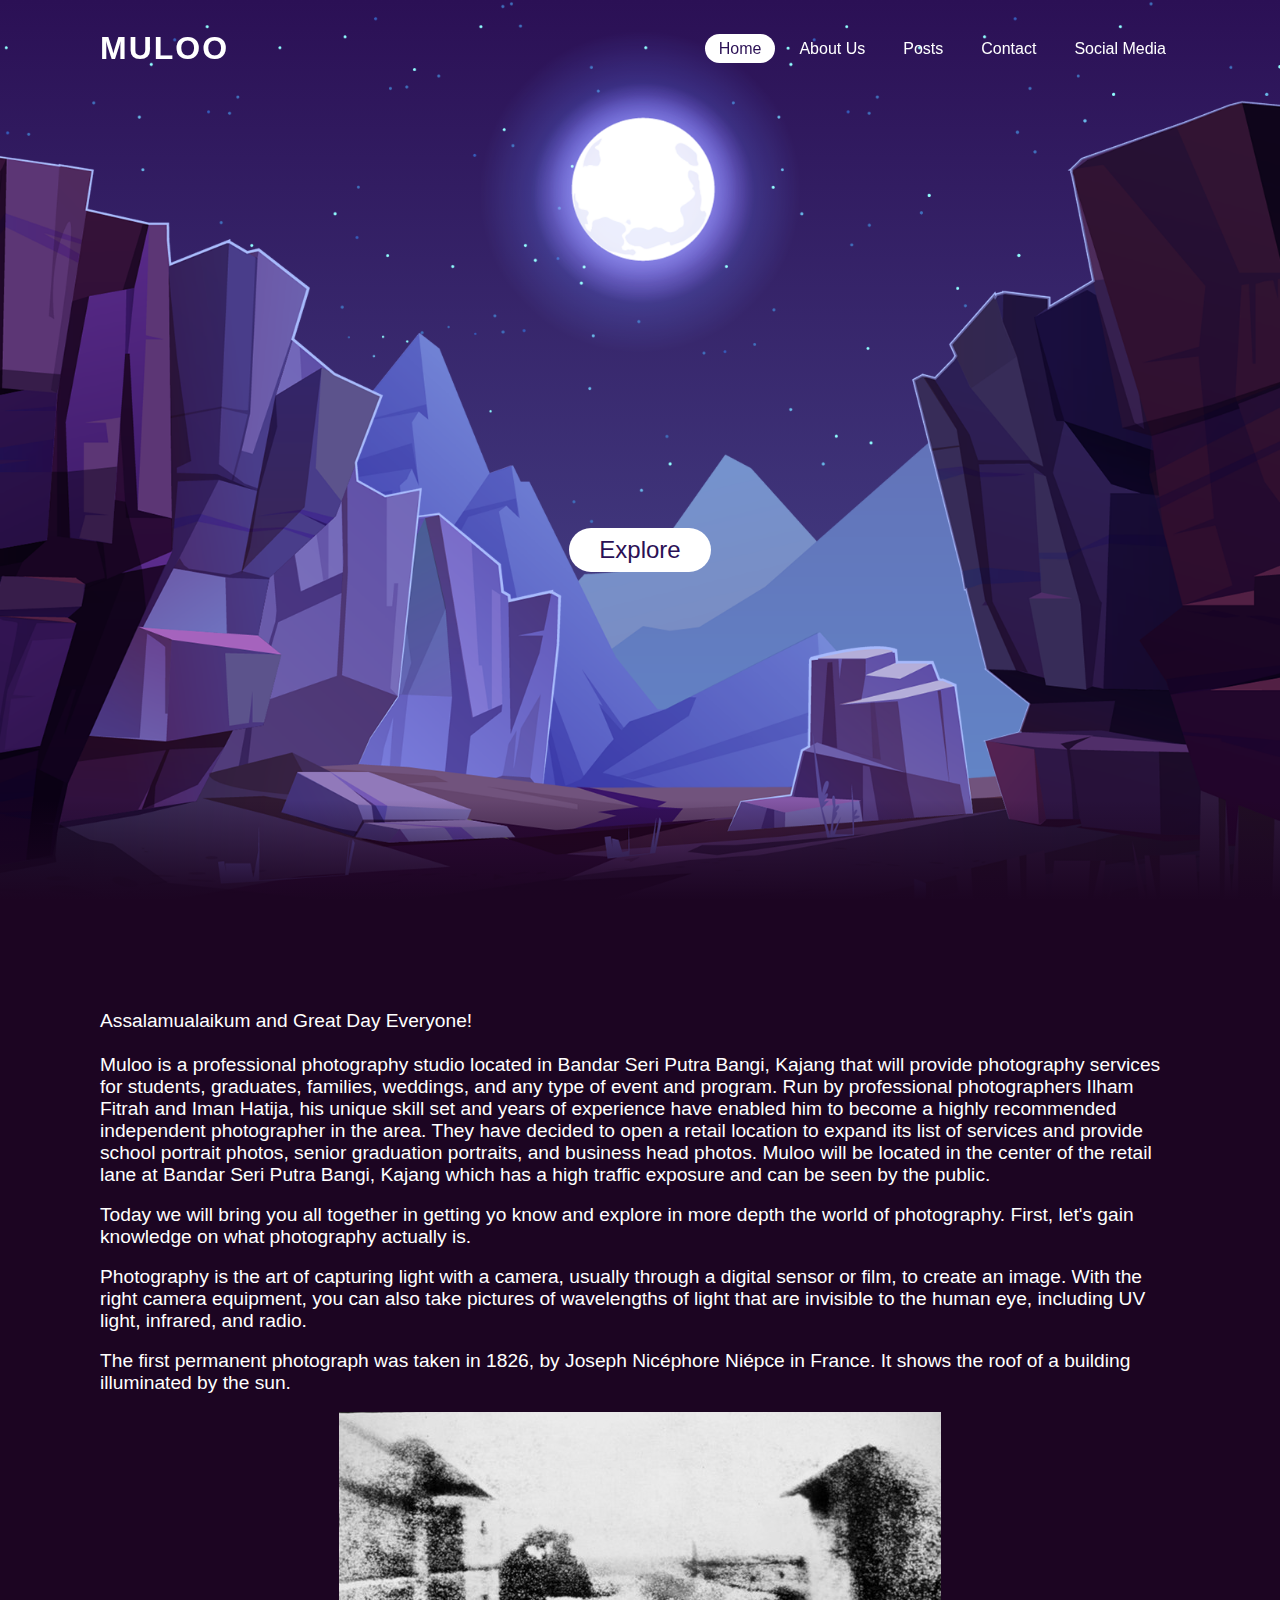
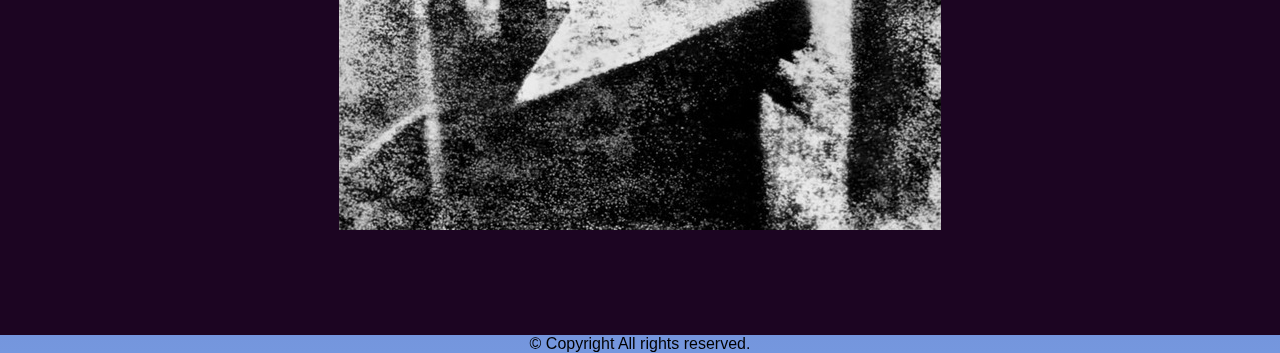
<file: index.html>
<!DOCTYPE html>
<html>
<head>
    <meta name="viewport" content="with=device-width, initial-scale=1.0">
    <title>Home | Muloo</title>
    <link rel="stylesheet" href="css/style.css">
</head>
<body>
    <header>
        <a href="index.html" class="logo" target="_blank">Muloo</a>
        <ul>
            <li><a href="index.html" class="active">Home</a></li>
            <li><a href="about.html">About Us</a></li>
            <li><a href="posts.html">Posts</a></li>
            <li><a href="contact.html">Contact</a></li>
            <li><a href="social.html">Social Media</a></li>
        </ul>
    </header>
    <section>
        <img src="images/stars.png" id="stars">
        <img src="images/moon.png" id="moon">
        <img src="images/mountains_behind.png" id="mountains_behind">
        <h2 id="text">MULOO</h2>
        <a href="#sec" id="btn">Explore</a>
        <img src="images/mountains_front.png" id="mountains_front">
    </section>
    <div class="sec" id="sec">
        <h2></h2>
        <p>Assalamualaikum and Great Day Everyone!<br><br>

            <p>Muloo is a professional photography studio located in Bandar Seri Putra Bangi, Kajang that will provide photography services for students, graduates, families, weddings, and any type of event and program. Run by professional photographers Ilham Fitrah and Iman Hatija, his unique skill set and years of experience have enabled him to become a highly recommended independent photographer in the area. They have decided to open a retail location to expand its list of services and provide school portrait photos, senior graduation portraits, and business head photos. Muloo will be located in the center of the retail lane at Bandar Seri Putra Bangi, Kajang which has a high traffic exposure and can be seen by the public.
            </p>
        
            <br><p>Today we will bring you all together in getting yo know and explore in more depth the world
                of photography. First, let's gain knowledge on what photography actually is.
            </p>

            <br><p>Photography is the art of capturing light with a camera, usually through a digital sensor or film,
                to create an image. With the right camera equipment, you can also take pictures of wavelengths of light
                that are invisible to the human eye, including UV light, infrared, and radio.
            </p>

        <br><p>The first permanent photograph was taken in 1826, by Joseph Nicéphore Niépce in France. 
            It shows the roof of a building illuminated by the sun.</p>
        </p>
        <div style="text-align: center;">
        <br><p>
            <img src="images/index-01.jpeg">
        </p>
    </div>
        </div>

    <script>
        let stars = document.getElementById('stars');
        let moon = document.getElementById('moon');
        let mountains_behind = document.getElementById('mountains_behind');
        let text = document.getElementById('text');
        let btn = document.getElementById('btn');
        let mountains_front = document.getElementById('mountains_front');
        let header = document.querySelector('header')

        window.addEventListener('scroll', function(){
            let value = window.scrollY;
            stars.style.left = value * 0.25 + 'px';
            moon.style.top = value * 1.05 + 'px';
            mountains_behind.style.top = value * 0.5 + 'px';
            mountains_front.style.top = value * 0 + 'px';
            text.style.marginRight = value * 4 + 'px';
            text.style.marginTop = value * 1.5 + 'px';
            btn.style.marginTop = value * 1.5 + 'px';
            header.style.top = value * 0.5 + 'px';
        })
    </script>

    <p style=text-align:center class="copyright"> &copy; Copyright All rights reserved.</p>
</body>
</html>
</file>
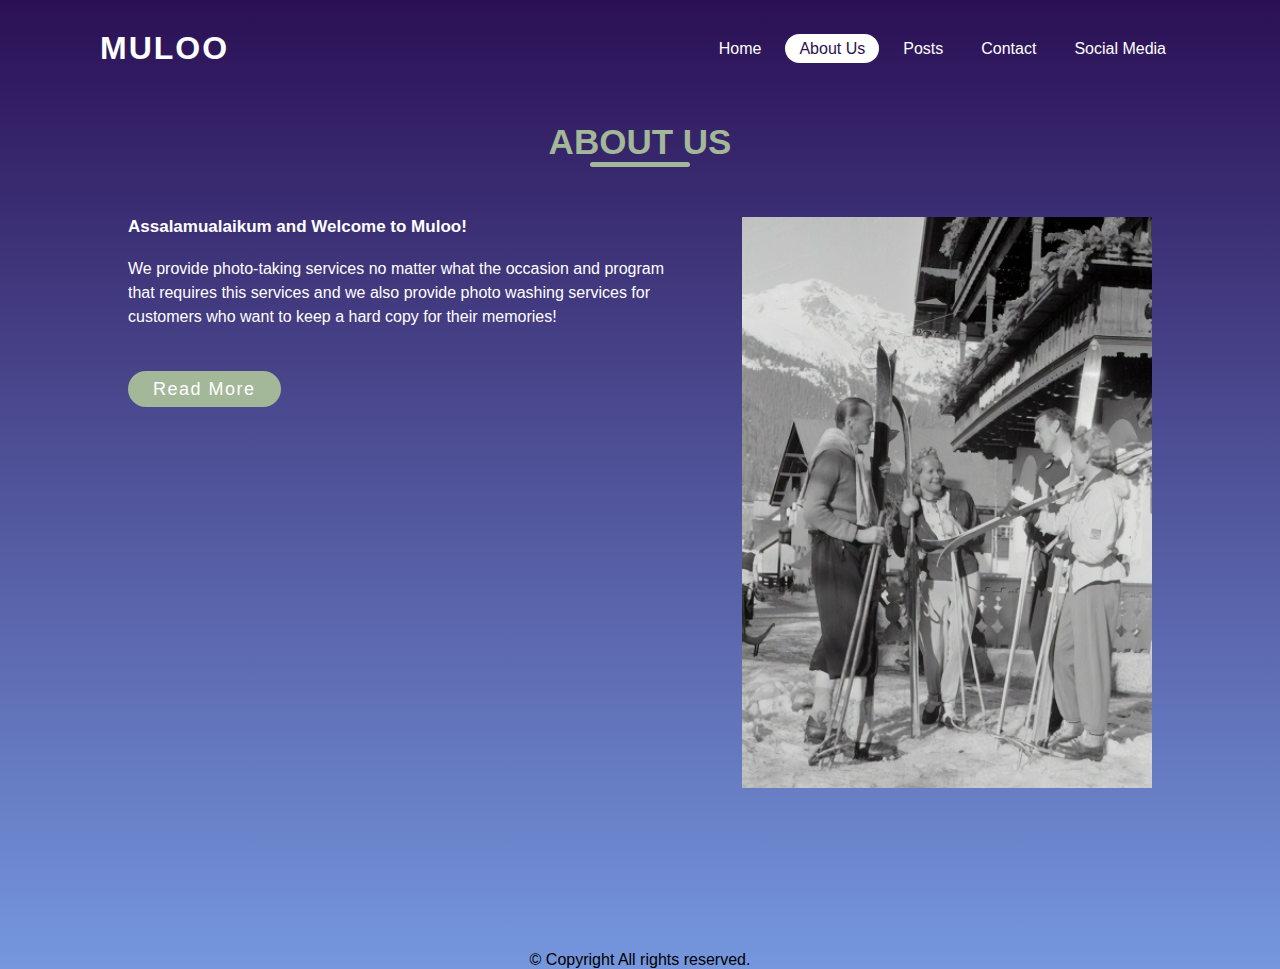
<file: about.html>
<!DOCTYPE html>
<html>
<head>
    <meta name="viewport" content="with=device-width, initial-scale=1.0">
    <title>About Us | Muloo</title>
    <link rel="stylesheet" href="https://pro.fontawesome.com/releases/v5.10.0/css/all.css" integrity="sha384-AYmEC3Yw5cVb3ZcuHtOA93w35dYTsvhLPVnYs9eStHfGJvOvKxVfELGroGkvsg+p" crossorigin="anonymous"/>
    <link rel="stylesheet" href="css/style.css">
    <link rel="stylesheet" href="css/03style.css">
</head>
<body>
    <header>
        <a href="index.html" class="logo" target="_blank">Muloo</a>
        <ul>
            <li><a href="index.html">Home</a></li>
            <li><a href="about.html" class="active">About Us</a></li>
            <li><a href="posts.html">Posts</a></li>
            <li><a href="contact.html">Contact</a></li>
            <li><a href="social.html">Social Media</a></li>
        </ul>
    </header>

    <div class="section">
        <div class="container">
            <div class="title">
                <br><br><br><br><h1>About Us</h1>
            </div>
            <div class="content">
                <div class="article">
                    <h3>Assalamualaikum and Welcome to Muloo!</h3>
                    <p>
                        We provide photo-taking services no matter what the occasion and program that requires this services
                        and we also provide photo washing services for customers who want to keep a hard copy for their memories!
                    </p>
                    <div class="button">
                        <a href="extended.html">Read More</a>
                    </div>
                </div>
            </div>
            <div class="image-section">
                <img src="images/unsplash-01.jpg">
            </div>
        </div>
    </div>
    <br><br><br><br><br><br><br><br><br><br><br><br><br><br><br><br><br><br><br><br><br><br><br><br><br><br><br><br>
    <br><br><br><br><br><br><br><br><br><br>
    <p style=text-align:center class="copyright"> &copy; Copyright All rights reserved.</p>
</body>
</html>
</file>
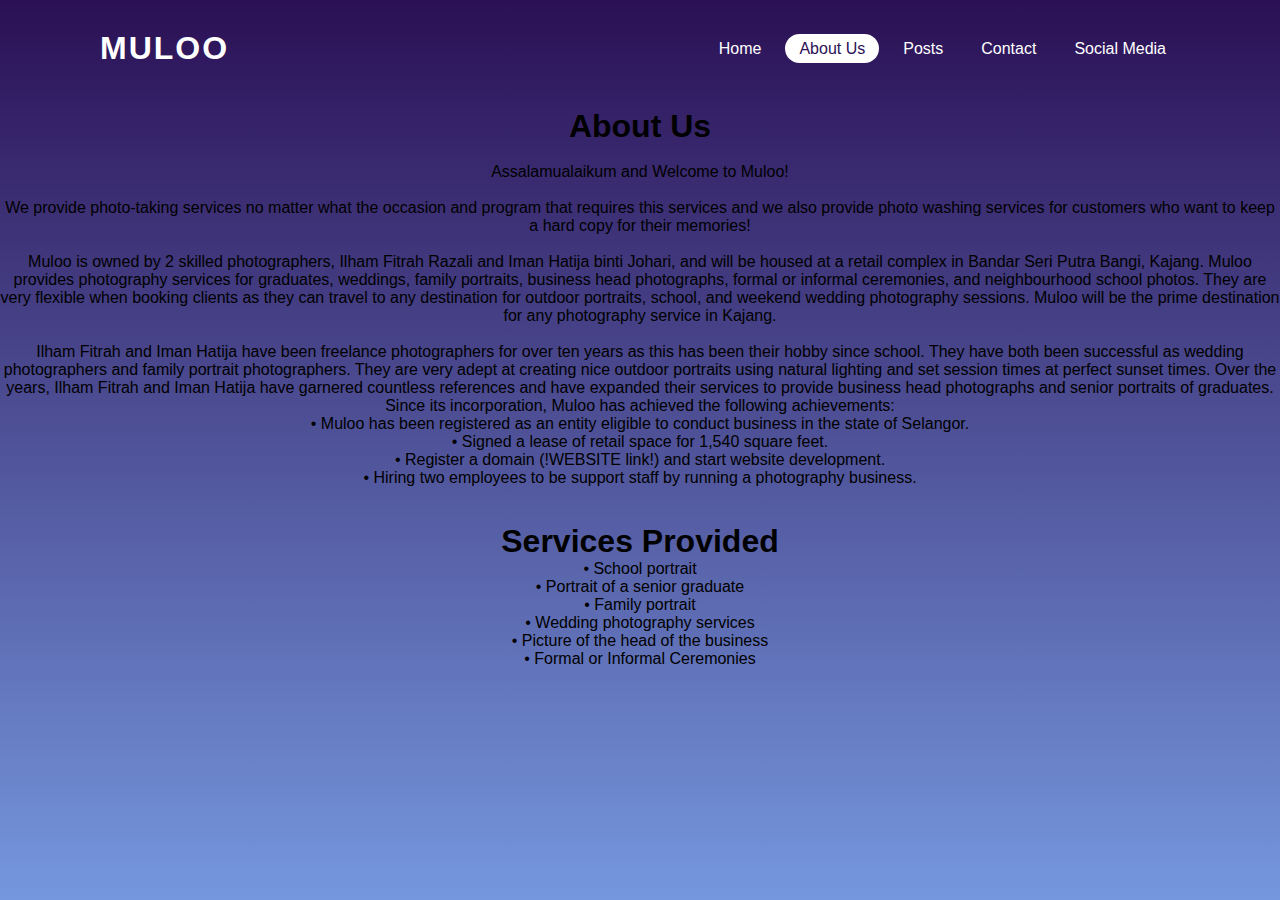
<file: extended.html>
<!DOCTYPE html>
<html>
<head>
    <meta name="viewport" content="with=device-width, initial-scale=1.0">
    <title>About Us | Muloo</title>
    <link rel="stylesheet" href="https://pro.fontawesome.com/releases/v5.10.0/css/all.css" integrity="sha384-AYmEC3Yw5cVb3ZcuHtOA93w35dYTsvhLPVnYs9eStHfGJvOvKxVfELGroGkvsg+p" crossorigin="anonymous"/>
    <link rel="stylesheet" href="css/style.css">
</head>
<body>
    <header>
        <a href="index.html" class="logo" target="_blank">Muloo</a>
        <ul>
            <li><a href="index.html">Home</a></li>
            <li><a href="about.html" class="active">About Us</a></li>
            <li><a href="posts.html">Posts</a></li>
            <li><a href="contact.html">Contact</a></li>
            <li><a href="social.html">Social Media</a></li>
        </ul>
    </header>

    <div style="text-align: center;">
	<br><br><br><br><br><br><h1>About Us</h1>
	<br><p>Assalamualaikum and Welcome to Muloo!</p>
	<br><p>We provide photo-taking services no matter what the occasion and program that requires this services
		and we also provide photo washing services for customers who want to keep a hard copy for their memories!</p>
	<br><p>Muloo is owned by 2 skilled photographers, Ilham Fitrah Razali and Iman Hatija binti Johari, and will be housed at a retail complex in Bandar Seri Putra Bangi, Kajang. Muloo provides photography services for graduates, weddings, family portraits, business head photographs, formal or informal ceremonies, and neighbourhood school photos. They are very flexible when booking clients as they can travel to any destination for outdoor portraits, school, and weekend wedding photography sessions. Muloo will be the prime destination for any photography service in Kajang.</p>
	<br><p>Ilham Fitrah and Iman Hatija have been freelance photographers for over ten years as this has been their hobby since school. They have both been successful as wedding photographers and family portrait photographers. They are very adept at creating nice outdoor portraits using natural lighting and set session times at perfect sunset times. Over the years, Ilham Fitrah and Iman Hatija have garnered countless references and have expanded their services to provide business head photographs and senior portraits of graduates. Since its incorporation, Muloo has achieved the following achievements:</p>
	<p>
		<ol>
			<li>•	Muloo has been registered as an entity eligible to conduct business in the state of Selangor.</li>
			<li>•	Signed a lease of retail space for 1,540 square feet.</li>
			<li>•	Register a domain (!WEBSITE link!) and start website development.</li>
			<li>•	Hiring two employees to be support staff by running a photography business.</li>
		</ol>
	</p>

	<br><br><h1>Services Provided</h1>
	<p>
		<ol>
			<li>•	School portrait</li>
			<li>•	Portrait of a senior graduate</li>
			<li>•	Family portrait</li>
			<li>•	Wedding photography services</li>
			<li>•	Picture of the head of the business</li>
			<li>•	Formal or Informal Ceremonies</li>
		</ol>
	</p>
	</div>
    </body>
    </html>
</file>
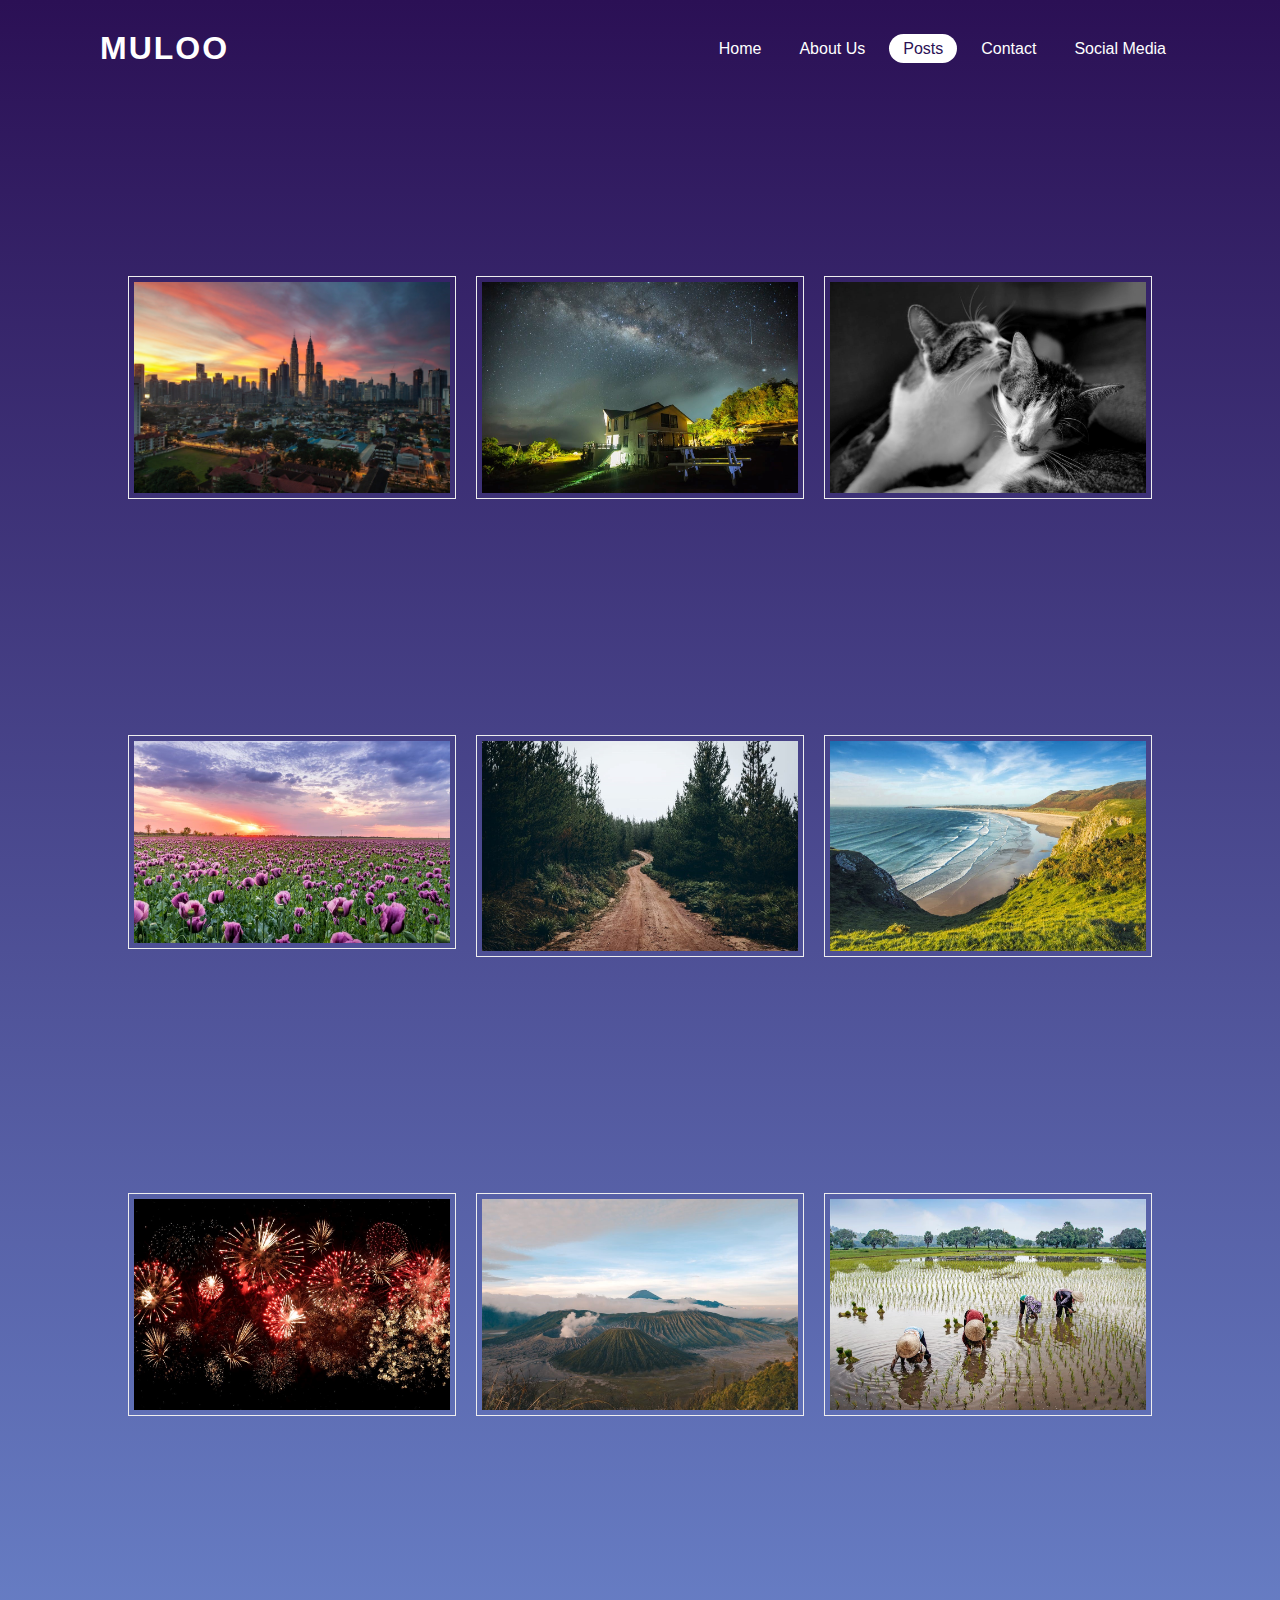
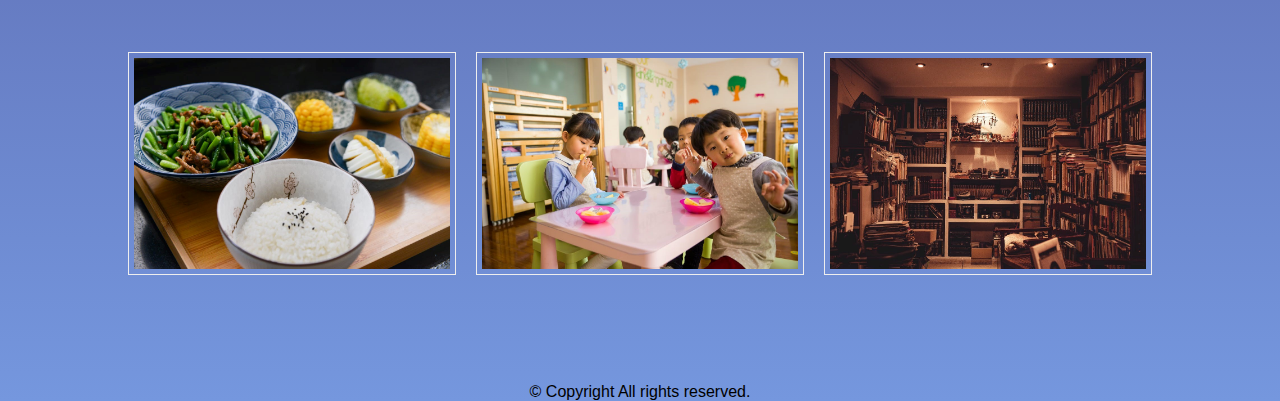
<file: posts.html>
<!DOCTYPE html>
<html>
<head>
    <meta name="viewport" content="with=device-width, initial-scale=1.0">
    <title>Posts | Muloo</title>
    <link rel="stylesheet" href="css/style.css">
    <link rel="stylesheet" href="css/05style.css">
</head>
<body>
    <header>
        <a href="index.html" class="logo" target="_blank">Muloo</a>
        <ul>
            <li><a href="index.html" >Home</a></li>
            <li><a href="about.html">About Us</a></li>
            <li><a href="posts.html"class="active">Posts</a></li>
            <li><a href="contact.html">Contact</a></li>
            <li><a href="social.html">Social Media</a></li>
        </ul>
    </header>

    
    <div class="wrapper">
        <div class="container">
            <div class="hero-section">
                <div class="gallery">
                    <div class="image-section">
                        <br><br><br><br><br><br><br><br><br><br><br><br>
                        <img src="images/klcc.jpg" width="600px">
                    </div>
                    <div class="caption">
                        <h2>City Buildings Under Orange Sunset</h2>
                        <br><p>
                            <p>Lens:	27.0mm ƒ/8.0 5/1s ISO 50</p>
                            <p>Size:	1.5 MB</p>
                            <p>Resolution:	1800px x 1200px</p>
                            <p>Camera:	Canon EOS 5D Mark II</p>
                            <p>Software:	Adobe Photoshop CC (Macintosh)</p>
                            <p>Taken at: 	December 04, 2015 7:04 A.M.</p>
                            <p>Aspect Ratio:	3:2</p>
                            <p>Colors:</p> 
                        </p>
                    </div>
                </div>
                <div class="gallery">
                    <div class="image-section">
                        <br><br><br><br><br><br><br><br><br><br><br><br>
                        <img src="images/house.jpg" width="600px">
                    </div>
                    <div class="caption">
                        <h2>White Wall Paint House Under the Dark Sky With Stars</h2>
                        <br><p>
                            <p>Lens:	    16.0mm ƒ/2.8 30/1s ISO 4000</p>
                            <p>Size:	    1.74 MB</p>
                            <p>Resolution:	1800px x 1200px</p>
                            <p>Camera:  	Canon EOS 5D Mark II</p>
                            <p>Software:	Adobe Photoshop CC (Macintosh)</p>
                            <p>Taken at:    March 12, 2016 5:01 A.M.</p>
                            <p>Colors:</p> 
                        </p>
                    </div>
                </div>
                <div class="gallery">
                    <div class="image-section">
                        <br><br><br><br><br><br><br><br><br><br><br><br>
                        <img src="images/cat.jpg" width="600px">
                    </div>
                    <div class="caption">
                        <h2>Two Cats With Gray Scale Photo</h2>
                        <br><p>
                            <p>Lens:	    23.0mm ƒ/1.4 1/125s ISO 640</p>
                            <p>Size:	    5.07 MB</p>
                            <p>Resolution:	4896px x 3264px</p>
                            <p>Camera:  	X-T1</p>
                            <p>Software:	Adobe Photoshop Lightroom 5.7 (Macintosh)</p>
                            <p>Taken at:     October 09, 2016 1:43 P.M.</p>
                            <p>Colors:</p> 
                        </p>
                    </div>
                </div>
                <div class="gallery">
                    <div class="image-section">
                        <br><br><br><br><br><br><br><br><br><br><br><br>
                        <img src="images/flower.jpg" width="600px">
                    </div>
                    <div class="caption">
                        <h2>Purple Petaled Flower Field</h2>
                        <br><p>
                            <p>Lens:	    24.0mm ƒ/8.0 ISO 100</p>
                            <p>Size:	    14.3 MB</p>
                            <p>Resolution:	6000px x 3851px</p>
                            <p>Camera:  	ILCE-7M2</p>
                            <p>Software:	Adobe Photoshop CC 2017 (Windows)</p>
                            <p>Taken at:    May 12, 2018 7:41 A.M.</p>
                            <p>Colors:</p> 
                        </p>
                    </div>
                </div>
                <div class="gallery">
                    <div class="image-section">
                        <br><br><br><br><br><br><br><br><br><br><br><br>
                        <img src="images/forest.jpg" width="600px">
                    </div>
                    <div class="caption">
                        <h2>Forest With Dirt Road</h2>
                        <br><p>
                            <p>Lens:	    25.7mm ƒ/7.1 ISO 4000</p>
                            <p>Size:	    6.3 MB</p>
                            <p>Resolution:	6000px x 4000px</p>
                            <p>Camera:  	X-T2</p>
                            <p>Software:	Lightroom Classic 7.0 (Macintosh)</p>
                            <p>Taken at:    March 05, 2018 2:56 P.M.</p>
                            <p>Colors:</p> 
                        </p>
                    </div>
                </div>
                <div class="gallery">
                    <div class="image-section">
                        <br><br><br><br><br><br><br><br><br><br><br><br>
                        <img src="images/sea.jpg" width="600px">
                    </div>
                    <div class="caption">
                        <h2>Scenic View of Landscape Against Sky</h2>
                        <br><p>
                            <p>Lens:	    17.0mm ƒ/8.0 1/250s</p>
                            <p>Size:	    1.15 MB</p>
                            <p>Resolution:	2300px x 1533px</p>
                            <p>Camera:  	Canon EOS 60D</p>
                            <p>Taken at:    September 11, 2016 5:31 P.M.</p>
                            <p>Colors:</p> 
                        </p>
                    </div>
                </div>
                <div class="gallery">
                    <div class="image-section">
                        <br><br><br><br><br><br><br><br><br><br><br><br>
                        <img src="images/fireworks.jpg" width="600px">
                    </div>
                    <div class="caption">
                        <h2>Photo of Fireworks Display </h2>
                        <br><p>
                            <p>Lens:	    35.0mm ƒ/4.5 ISO 800</p>
                            <p>Size:	    10.6 MB</p>
                            <p>Resolution:	4272px x 2848px</p>
                            <p>Camera:  	Canon EOS REBEL T3</p>
                            <p>Software:	Adobe Photoshop Lightroom Classic 8.0 (Macintosh)</p>
                            <p>Taken at:    May 19, 2019 10:56 A.M.</p>
                            <p>Colors:</p> 
                        </p>
                    </div>
                </div>
                <div class="gallery">
                    <div class="image-section">
                        <br><br><br><br><br><br><br><br><br><br><br><br>
                        <img src="images/mountain.jpg" width="600px">
                    </div>
                    <div class="caption">
                        <h2>Brown and Green Mountain Under White Clouds</h2>
                        <br><p>
                            <p>Lens:	    15.0mm ƒ/8.0 0.005555555555555556s ISO 200</p>
                            <p>Size:	    3.4 MB</p>
                            <p>Resolution:	4007px x 2671px</p>
                            <p>Camera:  	X-A5</p>
                            <p>Software:	Lightroom</p>
                            <p>Taken at:    June 03, 2019 6:26 A.M.</p>
                            <p>Colors:</p> 
                        </p>
                    </div>
                </div>
                <div class="gallery">
                    <div class="image-section">
                        <br><br><br><br><br><br><br><br><br><br><br><br>
                        <img src="images/rice.jpg" width="600px">
                    </div>
                    <div class="caption">
                        <h2>People Bending Down while Harvesting on the Rice Field</h2>
                        <br><p>
                            <p>Lens:	    17.0mm ƒ/8.0 0.004s ISO 100</p>
                            <p>Size:	    9.78 MB</p>
                            <p>Resolution:	3543px x 2362px</p>
                            <p>Camera:  	Canon EOS 7D Mark II</p>
                            <p>Software:	Adobe Photoshop CC 2017 (Windows)</p>
                            <p>Taken at:    September 22, 2019 12:02 P.M.</p>
                            <p>Colors:</p> 
                        </p>
                    </div>
                </div>
                <div class="gallery">
                    <div class="image-section">
                        <br><br><br><br><br><br><br><br><br><br><br><br>
                        <img src="images/food.jpg" width="600px">
                    </div>
                    <div class="caption">
                        <h2>Rice on Bowl, Sliced-egg, Corn, and Vegetable on Table</h2>
                        <br><p>
                            <p>Lens:	    56.0mm ƒ/5.6 ISO 1250</p>
                            <p>Size:	    4.67 MB</p>
                            <p>Resolution:	7360px x 4912px</p>
                            <p>Camera:  	NIKON D800</p>
                            <p>Software:	Adobe Photoshop Lightroom 5.7.1 (Windows)</p>
                            <p>Taken at:    December 08, 2016 2:28 P.M.</p>
                            <p>Colors:</p> 
                        </p>
                    </div>
                </div>
                <div class="gallery">
                    <div class="image-section">
                        <br><br><br><br><br><br><br><br><br><br><br><br>
                        <img src="images/kids.jpg" width="600px">
                    </div>
                    <div class="caption">
                        <h2>Three Toddler Eating on White Table</h2>
                        <br><p>
                            <p>Lens:	    33.0mm ƒ/3.2 ISO 1000</p>
                            <p>Size:	    11.6 MB</p>
                            <p>Resolution:	5760px x 3840px</p>
                            <p>Camera:  	Canon EOS 5D Mark III</p>
                            <p>Software:	Adobe Photoshop Camera Raw 8.0 (Windows)</p>
                            <p>Taken at:    November 01, 2016 10:07 A.M.</p>
                            <p>Colors:</p> 
                        </p>
                    </div>
                </div>
                <div class="gallery">
                    <div class="image-section">
                        <br><br><br><br><br><br><br><br><br><br><br><br>
                        <img src="images/library.jpg" width="600px">
                    </div>
                    <div class="caption">
                        <h2>Library Interior</h2>
                        <br><p>
                            <p>Lens:	    24.0mm ƒ/4.5 ISO 800</p>
                            <p>Size:	    2.81 MB</p>
                            <p>Resolution:	4905px x 3270px</p>
                            <p>Camera:  	Canon EOS 7D</p>
                            <p>Software:	Adobe Photoshop Lightroom 6.0 (Windows)</p>
                            <p>Taken at:    February 12, 2018 8:11 P.M.</p>
                            <p>Colors:</p> 
                        </p>
                    </div>
                </div>
            </div>
        </div>
    </div>
        
    <br><br><br><br>
    <br><br><p style=text-align:center class="copyright"> &copy; Copyright All rights reserved.</p>
</body>
</html>
</file>
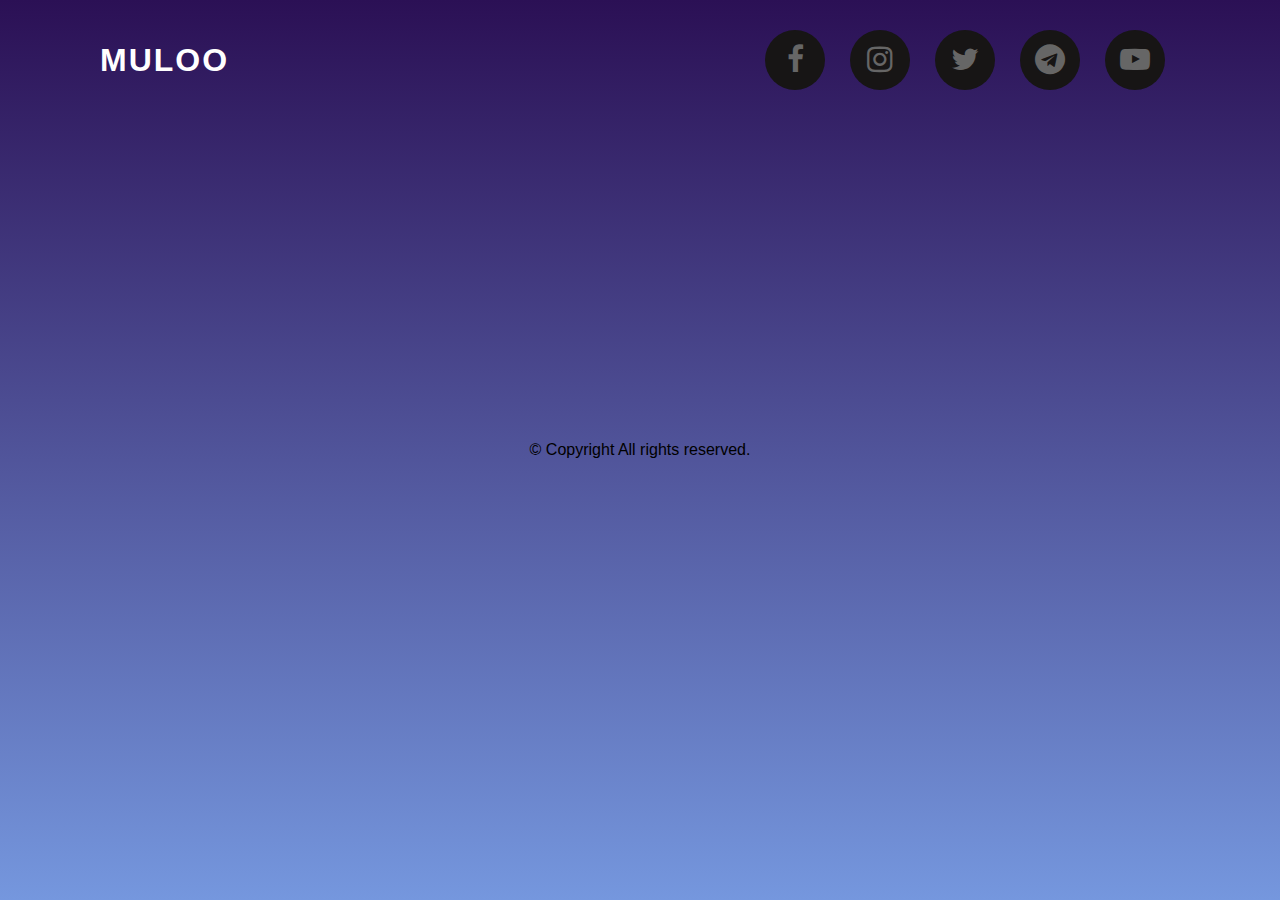
<file: social.html>
<!DOCTYPE html>
<html>
<head>
    <meta name="viewport" content="with=device-width, initial-scale=1.0">
	<title>Social Media | Muloo</title>
    <link rel="stylesheet" href="css/style.css">
	<link rel="stylesheet" href="css/04style.css">
    <link rel="stylesheet" href="https://cdnjs.cloudflare.com/ajax/libs/font-awesome/4.7.0/css/font-awesome.min.css">
</head>
<body>
    <header>
    <a href="index.html" class="logo" target="_blank">Muloo</a>
	<ul>
        <a href="https://www.facebook.com/ilhamfitrah.razali.1" target="_blank">
		    <li><i class="fa fa-facebook" aria-hidden="true"></i></li>
        </a>
        <a href="https://www.instagram.com/iamiffah/" target="_blank">
		    <li><i class="fa fa-instagram" aria-hidden="true"></i></li>
        </a>
        <a href="https://twitter.com/PsyChoG1r1" target="_blank">
		    <li><i class="fa fa-twitter" aria-hidden="true"></i></li>
        </a>
        <a href="https://t.me/whoshere6" target="_blank">
		    <li><i class="fa fa-telegram" aria-hidden="true"></i></li>
        </a>
        <a href="https://www.youtube.com/channel/UCX9sQWruJ29E2_BZJOEowbA" target="_blank">
		    <li><i class="fa fa-youtube-play" aria-hidden="true"></i></li>
        </a>
	</ul>
    </header>
    <p style=text-align:center class="copyright"> &copy; Copyright All rights reserved.</p>
</body>
</html>
</file>
<file: css/style.css>
*{
    margin: 0;
    padding: 0;
    box-sizing: border-box;
    font-family: 'Poppins', sans-serif;
    scroll-behavior: smooth;
}
body
{
    min-height: 100vh;
    overflow-x: hidden;
    background: linear-gradient(#2b1055,#7597de);
}
header
{
    position: absolute;
    top: 0;
    left: 0;
    width: 100%;
    padding: 30px 100px;
    display: flex;
    justify-content: space-between;
    align-items: center;
    z-index: 100000;
}
header .logo
{
    color: #fff;
    font-weight: 600;
    text-decoration: none;
    font-size: 2em;
    text-transform: uppercase;
    letter-spacing: 2px;
}
header ul
{
    display: flex;
    justify-content: center;
    align-items: center;
}
header ul li
{
    list-style: none;
    margin-left: 10px;
}
header ul li a
{
    text-decoration: none;
    padding: 6px 14px;
    color: #fff;
    border-radius: 20px;
}
header ul li a:hover,
header ul li a.active
{
    background: #fff;
    color: #2b1055;
}
section
{
    position: relative;
    width: 100%;
    height: 100vh;
    padding: 100px;
    display: flex;
    justify-content: center;
    align-items: center;
    overflow: hidden;
}
section::before
{
    content: '';
    position: absolute;
    bottom: 0;
    width: 100%;
    height: 100px;
    background: linear-gradient(to top, #1c0522,transparent);
    z-index: 1000;
}
section img
{
    position: absolute;
    top: 0;
    left: 0;
    width: 100%;
    height: 100%;
    object-fit: cover;
    pointer-events: none;
}
section img#moon
{
    mix-blend-mode: screen;
}
section img#mountains_front
{
    z-index: 10;
}
#text
{
    position: absolute;
    right: -350px;
    color: #fff;
    white-space: nowrap;
    font-size: 7.5vw;
    z-index: 9;
}
#btn
{
    text-decoration: none;
    display: inline-block;
    padding: 8px 30px;
    border-radius: 40px;
    background: #fff;
    color: #2b1055;
    font-size: 1.5em;
    z-index: 9;
    transform: translateY(100px);
}
.sec
{
    position: relative;
    padding: 100px;
    background: #1c0522;
}
.sec h2
{
    font-size: 3.5em;
    margin-bottom: 10px;
    color: #fff;
}
.sec p
{
    font-size: 1.2em;
    color: #fff;
}
</file>
<file: css/03style.css>
*{
	padding: 0px;
	margin: 0px;
	box-sizing: border-box;
	font-family: 'Poppins', sans-serif;
}
.section
{
	width: 100%;
}
.section .container
{
	width: 80%;
	display: block;
	margin: 0px auto;
	padding: 50px 0px;
}
.container .title
{
	width: 100%;
	text-align: center;
	margin-bottom: 50px;
}
.container .title h1
{
	text-transform: uppercase;
	font-size: 35px;
	color: #a3b899;
}
.container .title h1::after
{
	content:"";
	height: 5px;
	width: 100px;
	background-color: #a3b899;
	border-radius: 25px;
	display: block;
	margin: auto;
}
.content
{
	float: left;
	width: 55%;
}
.image-section
{
	float: right;
	width: 40%;
}
.image-section img
{
	width: 100%;
	height: auto;
}
.content .article h3
{
	color: #fff;
	font-size: 17px;
}
.content .article p
{
	margin-top: 20px;
	font-size: 16px;
	line-height: 1.5;
	color: #fff;
}
.content .article .button
{
	margin-top: 50px;
}
.content .article .button a
{
	text-decoration: none;
	padding: 8px 25px;
	background-color:#a3b899;
	border-radius: 40px;
	color: #fff;
	font-size: 18px;
	letter-spacing: 1.5px;
}
.content .article .button a:hover
{
	color: #fff;
	background-color: #f28f92;
	transition: 1s ease;
}
@media screen and (max-width: 768px)
{
	.section .container{
		width: 80%;
		display: block;
		margin: auto;
	}
	.content{
		float: none;
		width: 100%;
		display: block;
		margin: auto;
	}
	.image-section{
		float: none;
		width: 100%;
		margin-top: 50px;
	}
	.image-section img{
		width: 100%;
		height: auto;
		display: block;
		margin: auto;
	}
	.container .title h1{
		text-align: center;
		font-size: 30px;
	}
	.container .article .button{
		text-align: center;
	}
	.container .article .button a{
		padding: 6px 15px;
		font-size: 16px;
	}
}
</file>
<file: css/05style.css>
*{
    margin: 0px;
    padding: 0px;
    box-sizing: border-box;
    font-family: 'Roboto', sans-serif; 
}
.wrapper
{
    width: 100%;
}
.wrapper .container
{
    padding-top: 10px;
}
.wrapper .container .hero-section
{
    width: 80%;
    margin: 0px auto;
    padding-top: 50px;
    display: grid;
    grid-template-columns: repeat(3, 1fr);
    grid-gap: 20px;
}
.wrapper .container .hero-section .gallery
{
    width: 100%;
    position: relative;
}
.wrapper .container .hero-section .gallery .image-section
{
    width: 100%;
}
.wrapper .container .hero-section .gallery .image-section img
{
    width: 100%;
    height: auto;
    border: 1px solid #eee;
    padding: 5px;
    display: block;
}
.wrapper .container .hero-section .gallery .caption
{
    width: 100%;
    height: 100%;
    position: absolute;
    padding: 15px;
    top: 0;
    left: 0px;
    cursor: pointer;
    display: flex;
    justify-content: center;
    align-items: center;
    text-align: center;
    flex-direction: column;
    background: rgba(255, 255, 255, 0.5);
    color: #222;
    opacity: 0;
    transition: opacity 0.30s;
}
.wrapper .container .hero-section .gallery .caption:hover
{
    opacity: 1;
}
.wrapper .container .hero-section .gallery .caption p
{
    font-size: 16px;
}
@media screen and (max-width:992px) 
{
    .wrapper .container .hero-section{
        grid-template-columns: repeat(2 1fr);
    }
}
@media screen and (max-width:992px) 
{
    .wrapper .container .hero-section{
        grid-template-columns:1fr;
    }
}
</file>
<file: css/04style.css>
*{
	margin: 0;
	padding: 0;
	list-style: none;
}

body
{
	height: 100vh;
	display: flex;
	background: linear-gradient(#2b1055,#7597de);
	text-align: center;
	justify-content: center;
	align-items: center;
}

ul
{
	display: flex;
}

ul li
{
	position: relative;
	display: block;
	height: 60px;
	width: 60px;
	font-size: 30px;
	line-height: 60px;
	color: #666;
	background-color: #171515;
	cursor: pointer;
	border-radius: 50%;
	margin: 0 15px;
}

ul li:before
{
	position: absolute;
	content: '';
	top: 0;
	left: 0;
	background-color:  #0A82ED;
	height: 100%;
	width: 100%;
	border-radius: 50%;
	z-index: -1;
	transform: scale(0.9);
	transition: 0.5s;
}

ul li:nth-child(1):hover:before
{
	background-color:  #0A82ED;
}

ul li:nth-child(2):hover:before
{
	background-color:  #04a2ffb3;
}

ul li:nth-child(3):hover:before
{
	background-color: #e23670;
}

ul li:nth-child(4):hover:before
{
	background-color: #2a6cbb;
}

ul li:nth-child(5):hover:before
{
	background-color:  #ff1a1a;
}

ul li:hover:before
{
	filter: blur(4px);
	box-shadow: 0 0 15 #0A82ED;
	transform: scale(1.2);
}

ul li:nth-child(1):hover:before
{
	filter: blur(4px);
	box-shadow: 0 0 15  #0A82ED;
	transform: scale(1.2);
}

ul li:nth-child(2):hover:before
{
	filter: blur(4px);
	box-shadow: 0 0 15  #04a2ffb3;
	transform: scale(1.2);
}

ul li:nth-child(3):hover:before
{
	filter: blur(4px);
	box-shadow: 0 0 15  #e23670;
	transform: scale(1.2);
}

ul li:nth-child(4):hover:before
{
	filter: blur(4px);
	box-shadow: 0 0 15  #2a6cbb;
	transform: scale(1.2);
}

ul li:nth-child(5):hover:before
{
	filter: blur(4px);
	box-shadow: 0 0 15  #ff1a1a;
	transform: scale(1.2);
}

ul li:hover:nth-child(1)
{
	color: #0A82ED;
	box-shadow: 0 0 15px #0A82ED;
	text-shadow: 0 0 15px #0A82ED;
}

ul li:hover:nth-child(2)
{
	color: #04a2ffb3;
	box-shadow: 0 0 15px #04a2ffb3;
	text-shadow: 0 0 15px #04a2ffb3;
}

ul li:hover:nth-child(3)
{
	color: #e23670;
	box-shadow: 0 0 15px #e23670;
	text-shadow: 0 0 15px #e23670;
}

ul li:hover:nth-child(4)
{
	color: #2a6cbb;
	box-shadow: 0 0 15px #2a6cbb;
	text-shadow: 0 0 15px #2a6cbb;
}

ul li:hover:nth-child(5)
{
	color: #ff1a1a;
	box-shadow: 0 0 15px #ff1a1a;
	text-shadow: 0 0 15px #ff1a1a;
}
</file>
